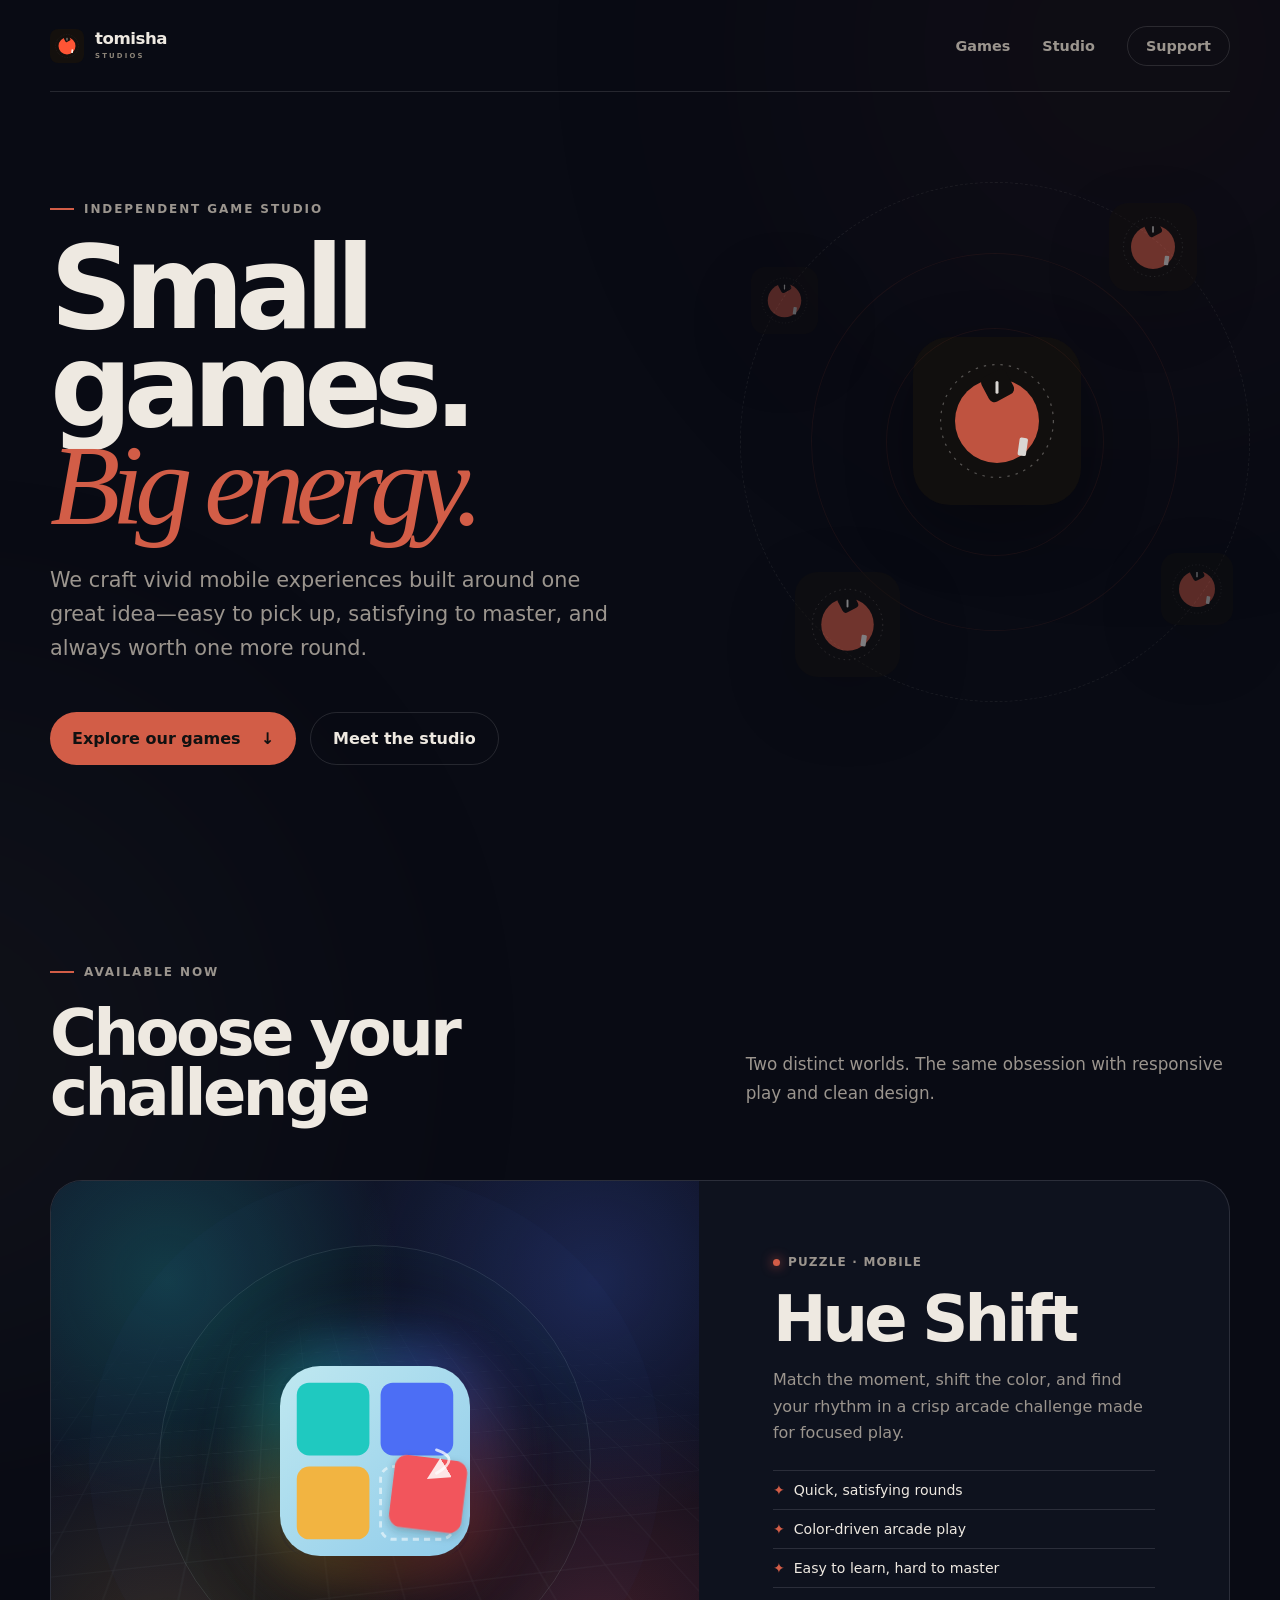
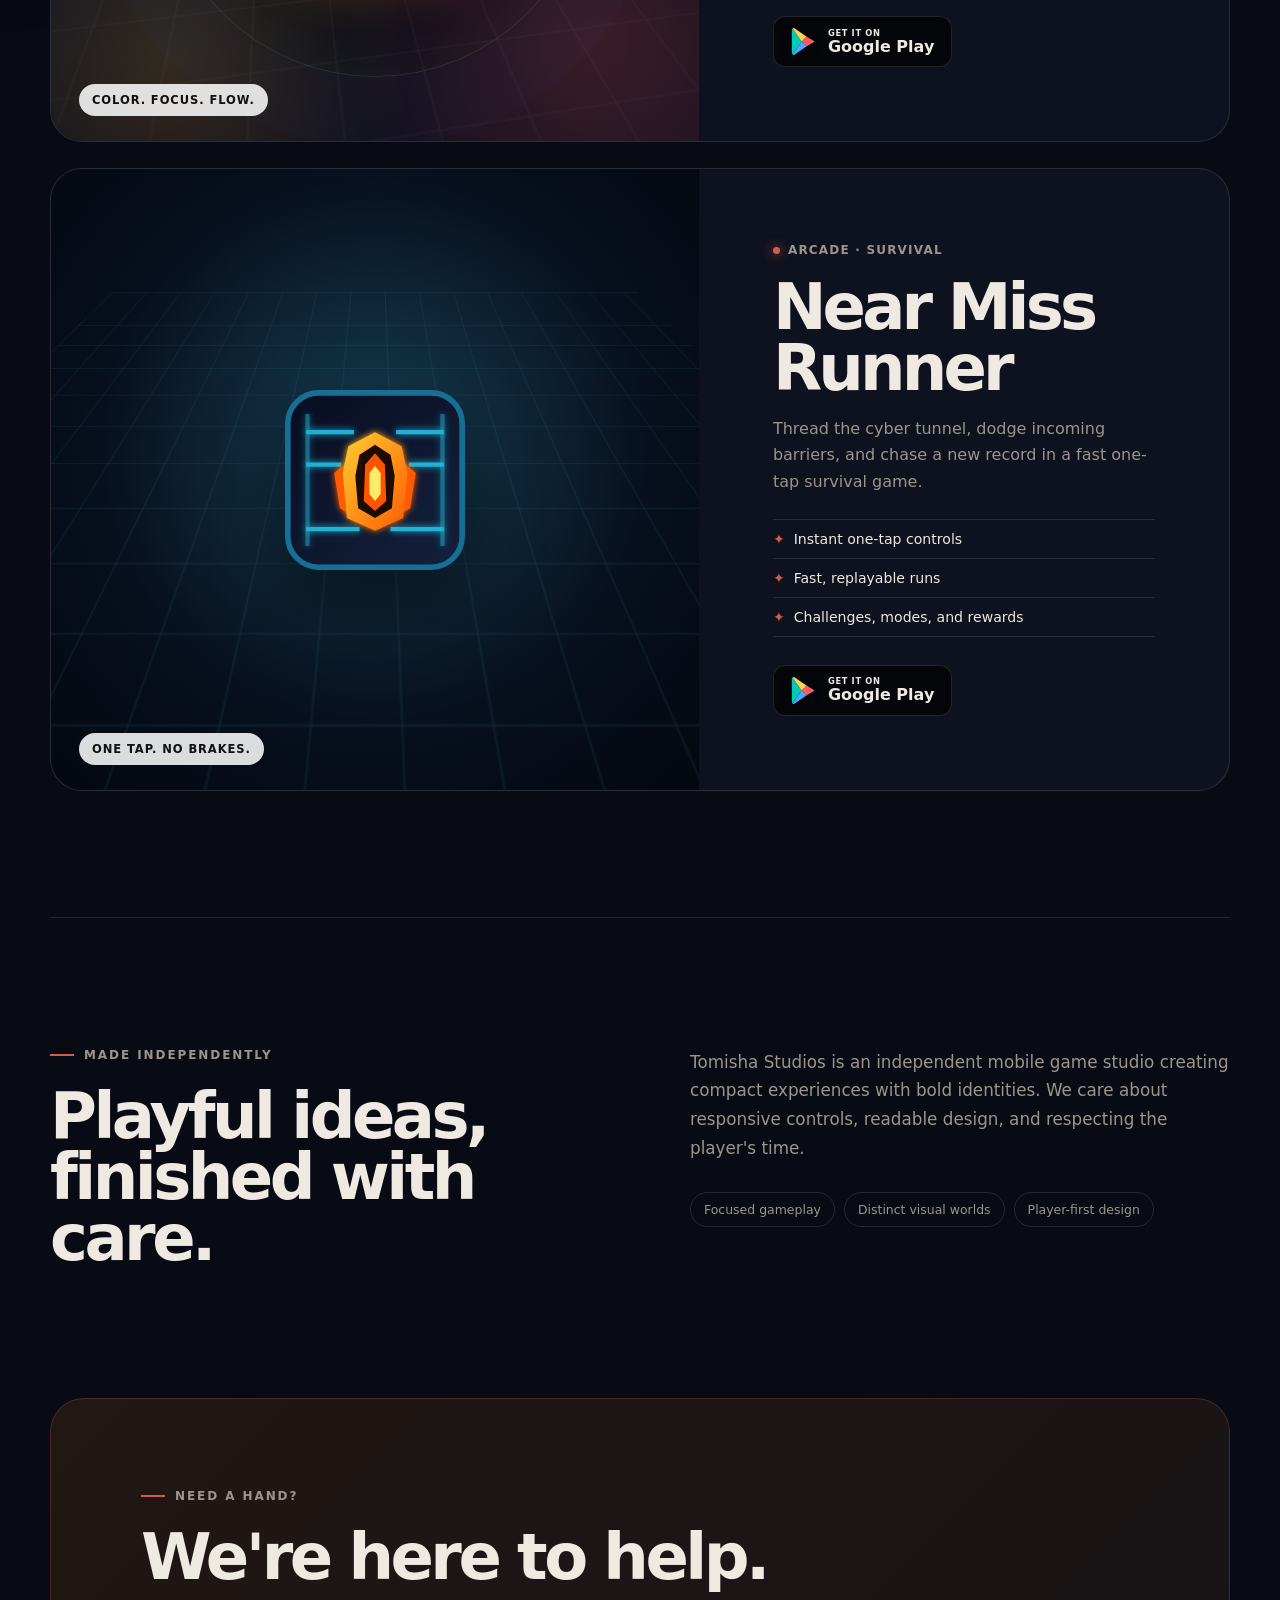
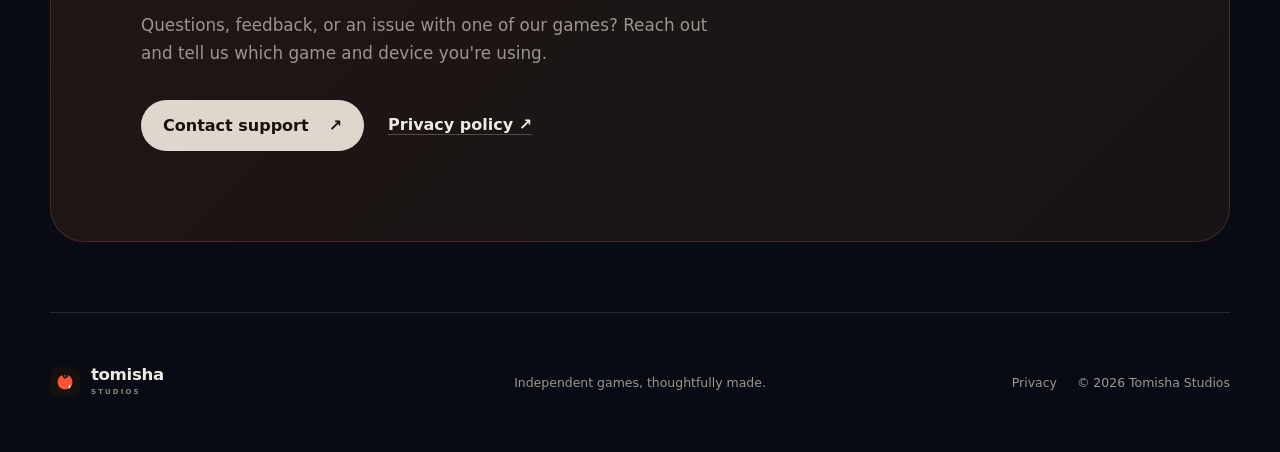
<file: index.html>
<!doctype html>
<html lang="en">
<head>
  <meta charset="utf-8">
  <meta name="viewport" content="width=device-width, initial-scale=1">
  <meta name="description" content="Tomisha Studios creates focused, colorful mobile games including Hue Shift and Near Miss Runner.">
  <meta name="theme-color" content="#090b14">
  <meta property="og:title" content="Tomisha Studios — Independent Games Developer">
  <meta property="og:description" content="Focused, colorful mobile games made independently.">
  <meta property="og:type" content="website">
  <meta property="og:url" content="https://tomishastudios.com/">
  <link rel="canonical" href="https://tomishastudios.com/">
  <title>Tomisha Studios — Independent Games Developer</title>
  <link rel="icon" href="tomisha-mark.svg" type="image/svg+xml">
  <link rel="stylesheet" href="styles.css">
  <script type="application/ld+json">
    {
      "@context": "https://schema.org",
      "@type": "Organization",
      "name": "Tomisha Studios",
      "url": "https://tomishastudios.com/",
      "email": "support@tomishastudios.com"
    }
  </script>
</head>
<body>
  <div class="aurora aurora-one" aria-hidden="true"></div>
  <div class="aurora aurora-two" aria-hidden="true"></div>

  <header class="site-header">
    <a class="brand" href="#top" aria-label="Tomisha Studios home">
      <img class="brand-logo" src="tomisha-mark.svg" alt="" width="34" height="34">
      <span><strong>tomisha</strong><small>STUDIOS</small></span>
    </a>
    <nav aria-label="Main navigation">
      <a href="#games">Games</a>
      <a href="#studio">Studio</a>
      <a class="nav-cta" href="#support">Support</a>
    </nav>
  </header>

  <main id="top">
    <section class="hero" aria-labelledby="hero-title">
      <p class="eyebrow"><span></span> Independent game studio</p>
      <h1 id="hero-title">Small games.<br><em>Big energy.</em></h1>
      <p class="hero-copy">We craft vivid mobile experiences built around one great idea—easy to pick up, satisfying to master, and always worth one more round.</p>
      <div class="hero-actions">
        <a class="button button-primary" href="#games">Explore our games <span aria-hidden="true">↓</span></a>
        <a class="button button-quiet" href="#studio">Meet the studio</a>
      </div>
      <div class="hero-art" aria-hidden="true">
        <div class="logo-cloud">
          <img class="floating-mark mark-one" src="tomisha-mark.svg" alt="">
          <img class="floating-mark mark-two" src="tomisha-mark.svg" alt="">
          <img class="floating-mark mark-three" src="tomisha-mark.svg" alt="">
          <img class="floating-mark mark-four" src="tomisha-mark.svg" alt="">
          <img class="floating-mark mark-five" src="tomisha-mark.svg" alt="">
        </div>
      </div>
    </section>

    <section class="games" id="games" aria-labelledby="games-title">
      <div class="section-heading">
        <div>
          <p class="eyebrow"><span></span> Available now</p>
          <h2 id="games-title">Choose your challenge</h2>
        </div>
        <p>Two distinct worlds. The same obsession with responsive play and clean design.</p>
      </div>

      <article class="game-card hue-card">
        <div class="game-visual hue-visual">
          <div class="hue-icon-frame">
            <span class="hue-icon-fallback" aria-hidden="true">HS</span>
            <img src="hue-shift-icon.svg" alt="Hue Shift app icon" width="180" height="180" onerror="this.hidden=true;this.parentElement.classList.add('is-fallback')">
          </div>
          <span class="visual-label">Color. Focus. Flow.</span>
        </div>
        <div class="game-content">
          <div class="game-meta"><span class="status-dot"></span> Puzzle · Mobile</div>
          <h3>Hue Shift</h3>
          <p>Match the moment, shift the color, and find your rhythm in a crisp arcade challenge made for focused play.</p>
          <ul class="feature-list" aria-label="Hue Shift features">
            <li>Quick, satisfying rounds</li>
            <li>Color-driven arcade play</li>
            <li>Easy to learn, hard to master</li>
          </ul>
          <a class="store-button" href="https://play.google.com/store/apps/details?id=com.tomishastudios.hueshift" target="_blank" rel="noopener">
            <svg class="google-play-mark" viewBox="0 0 32 36" aria-hidden="true" focusable="false">
              <path fill="#00c9b7" d="M2 1.4 13.6 18 2 34.6c-.62-.72-1-1.76-1-3.05V4.45C1 3.16 1.38 2.12 2 1.4Z"/>
              <path fill="#48a9ff" d="m2 34.6 11.6-16.6 6.55 6.05L4.4 34.95c-.92.55-1.73.35-2.4-.35Z"/>
              <path fill="#ffd34e" d="M2 1.4c.67-.7 1.48-.9 2.4-.35l15.75 10.9L13.6 18Z"/>
              <path fill="#ff5b5f" d="m20.15 11.95 8.72 5.08c1.5.88 1.5 1.06 0 1.94l-8.72 5.08L13.6 18Z"/>
            </svg>
            <span><small>GET IT ON</small>Google Play</span>
          </a>
        </div>
      </article>

      <article class="game-card runner-card">
        <div class="game-visual runner-visual">
          <img src="near-miss-icon.svg" alt="Near Miss Runner app icon" width="156" height="156">
          <span class="visual-label">One tap. No brakes.</span>
        </div>
        <div class="game-content">
          <div class="game-meta"><span class="status-dot"></span> Arcade · Survival</div>
          <h3>Near Miss Runner</h3>
          <p>Thread the cyber tunnel, dodge incoming barriers, and chase a new record in a fast one-tap survival game.</p>
          <ul class="feature-list" aria-label="Near Miss Runner features">
            <li>Instant one-tap controls</li>
            <li>Fast, replayable runs</li>
            <li>Challenges, modes, and rewards</li>
          </ul>
          <a class="store-button" href="https://play.google.com/store/apps/details?id=com.tomishastudios.nearmissrunner" target="_blank" rel="noopener">
            <svg class="google-play-mark" viewBox="0 0 32 36" aria-hidden="true" focusable="false">
              <path fill="#00c9b7" d="M2 1.4 13.6 18 2 34.6c-.62-.72-1-1.76-1-3.05V4.45C1 3.16 1.38 2.12 2 1.4Z"/>
              <path fill="#48a9ff" d="m2 34.6 11.6-16.6 6.55 6.05L4.4 34.95c-.92.55-1.73.35-2.4-.35Z"/>
              <path fill="#ffd34e" d="M2 1.4c.67-.7 1.48-.9 2.4-.35l15.75 10.9L13.6 18Z"/>
              <path fill="#ff5b5f" d="m20.15 11.95 8.72 5.08c1.5.88 1.5 1.06 0 1.94l-8.72 5.08L13.6 18Z"/>
            </svg>
            <span><small>GET IT ON</small>Google Play</span>
          </a>
        </div>
      </article>
    </section>

    <section class="studio" id="studio" aria-labelledby="studio-title">
      <div>
        <p class="eyebrow"><span></span> Made independently</p>
        <h2 id="studio-title">Playful ideas,<br>finished with care.</h2>
      </div>
      <div class="studio-copy">
        <p>Tomisha Studios is an independent mobile game studio creating compact experiences with bold identities. We care about responsive controls, readable design, and respecting the player's time.</p>
        <div class="principles">
          <span>Focused gameplay</span><span>Distinct visual worlds</span><span>Player-first design</span>
        </div>
      </div>
    </section>

    <section class="support" id="support" aria-labelledby="support-title">
      <p class="eyebrow light"><span></span> Need a hand?</p>
      <h2 id="support-title">We're here to help.</h2>
      <p>Questions, feedback, or an issue with one of our games? Reach out and tell us which game and device you're using.</p>
      <div class="support-actions">
        <a class="button button-light" href="mailto:support@tomishastudios.com">Contact support <span aria-hidden="true">↗</span></a>
        <a class="text-link" href="https://tomishastudios.com/privacy/">Privacy policy <span aria-hidden="true">↗</span></a>
      </div>
    </section>
  </main>

  <footer>
    <a class="brand footer-brand" href="#top"><img class="brand-logo" src="tomisha-mark.svg" alt="" width="30" height="30"><span><strong>tomisha</strong><small>STUDIOS</small></span></a>
    <p>Independent games, thoughtfully made.</p>
    <div><a href="https://tomishastudios.com/privacy/">Privacy</a><span>© <span id="year">2026</span> Tomisha Studios</span></div>
  </footer>

  <script>document.getElementById('year').textContent = new Date().getFullYear();</script>
</body>
</html>
</file>
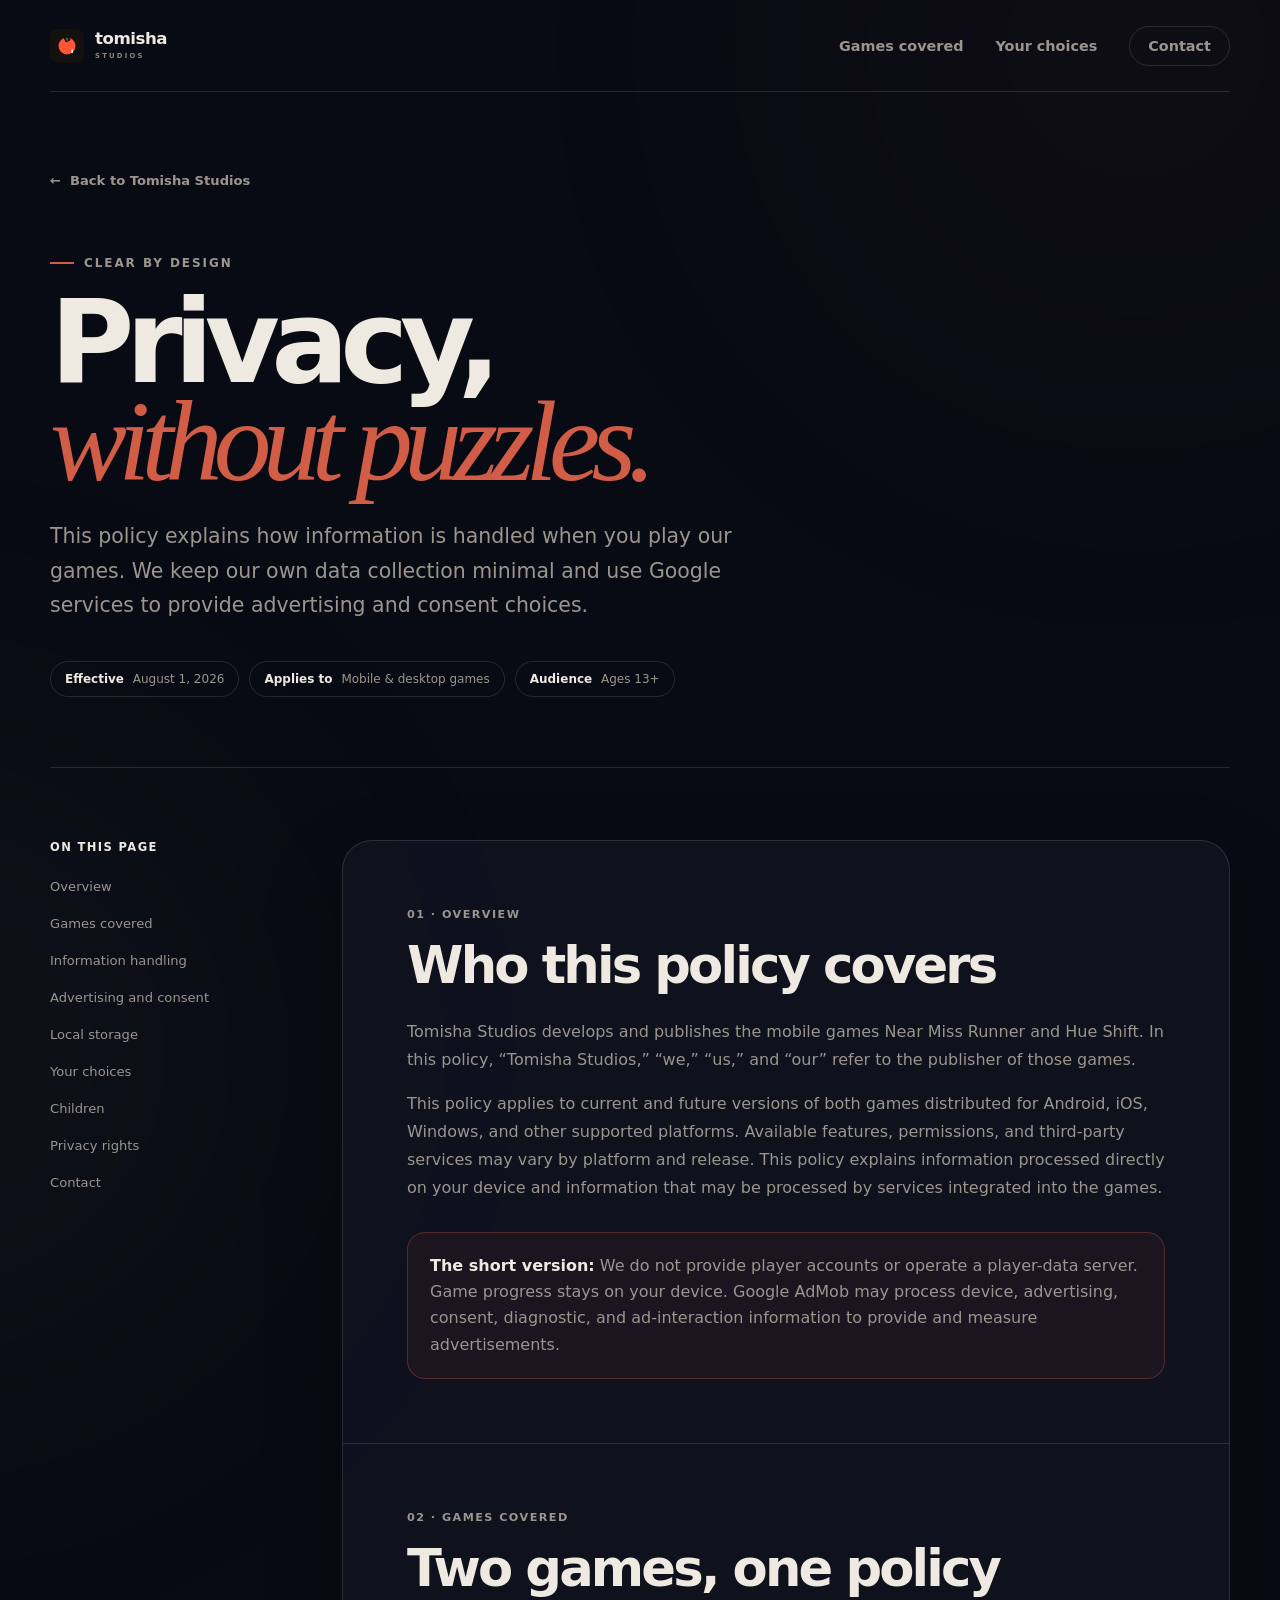
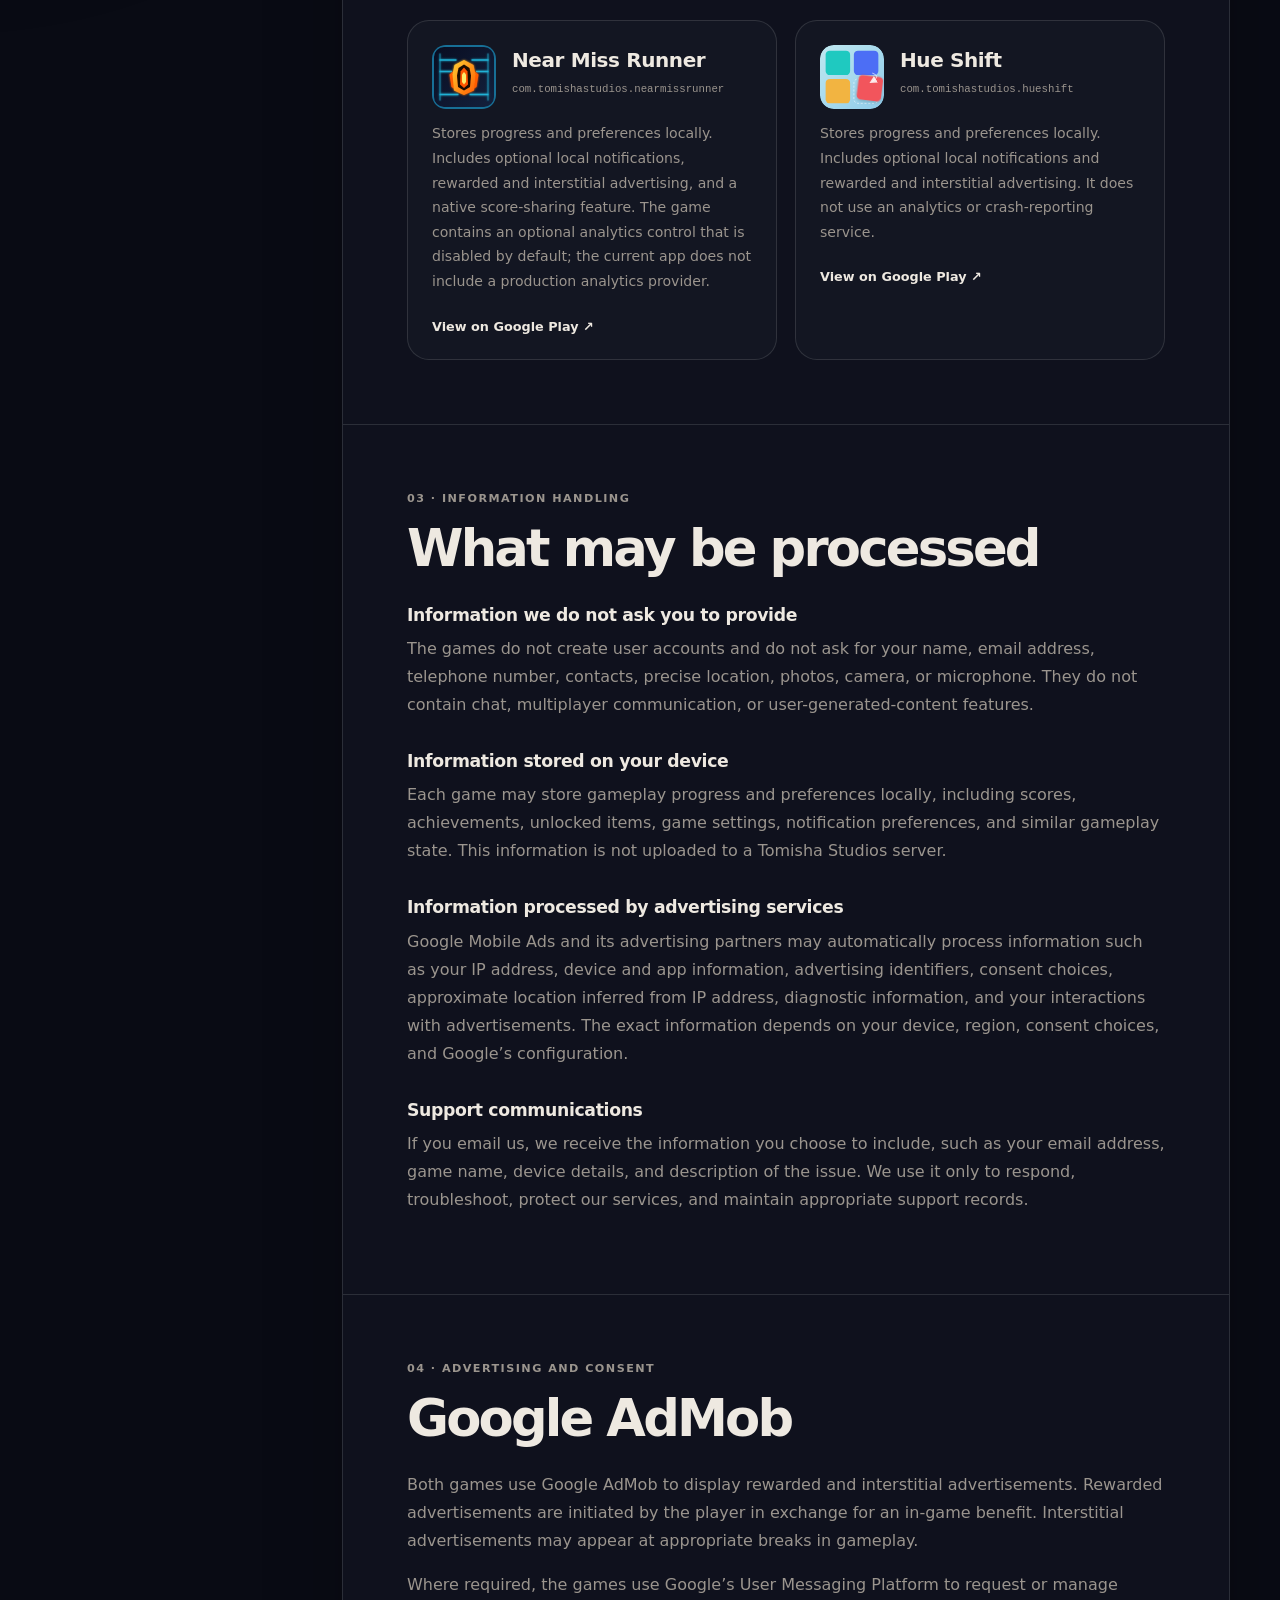
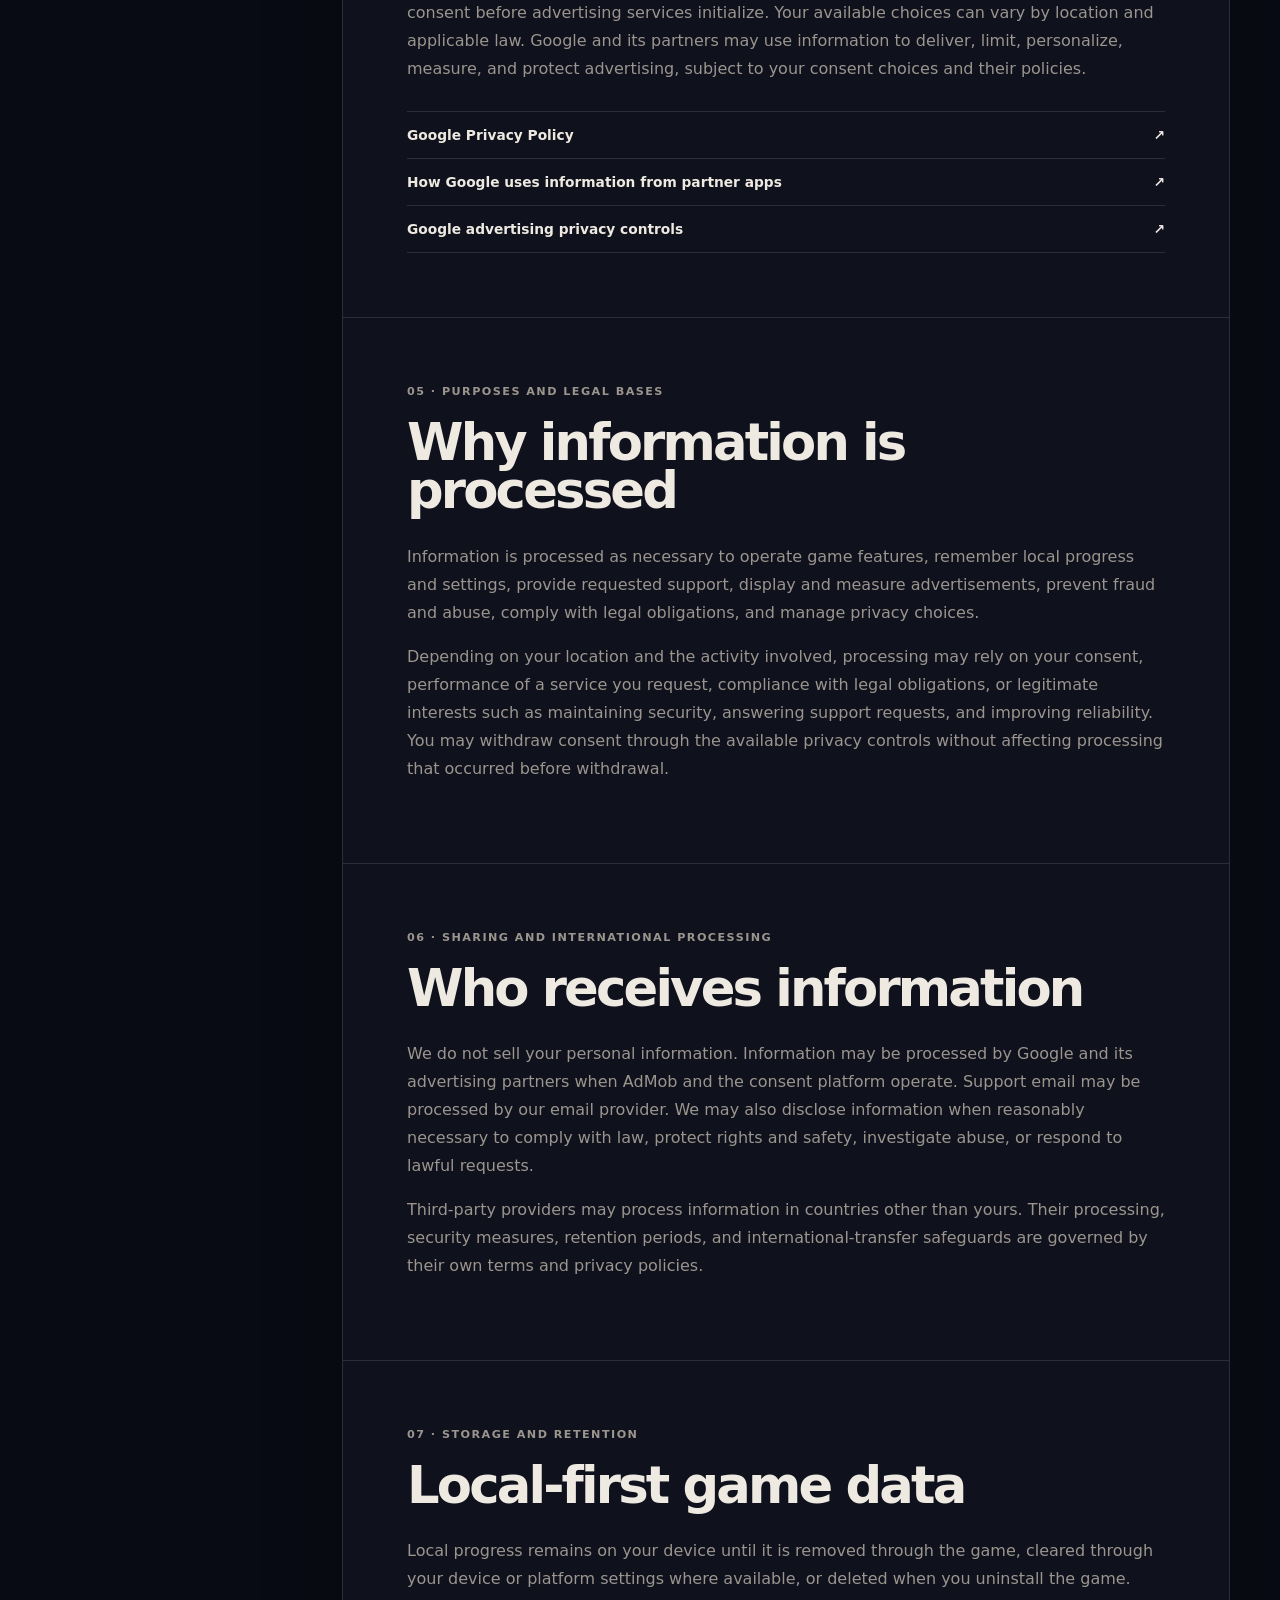
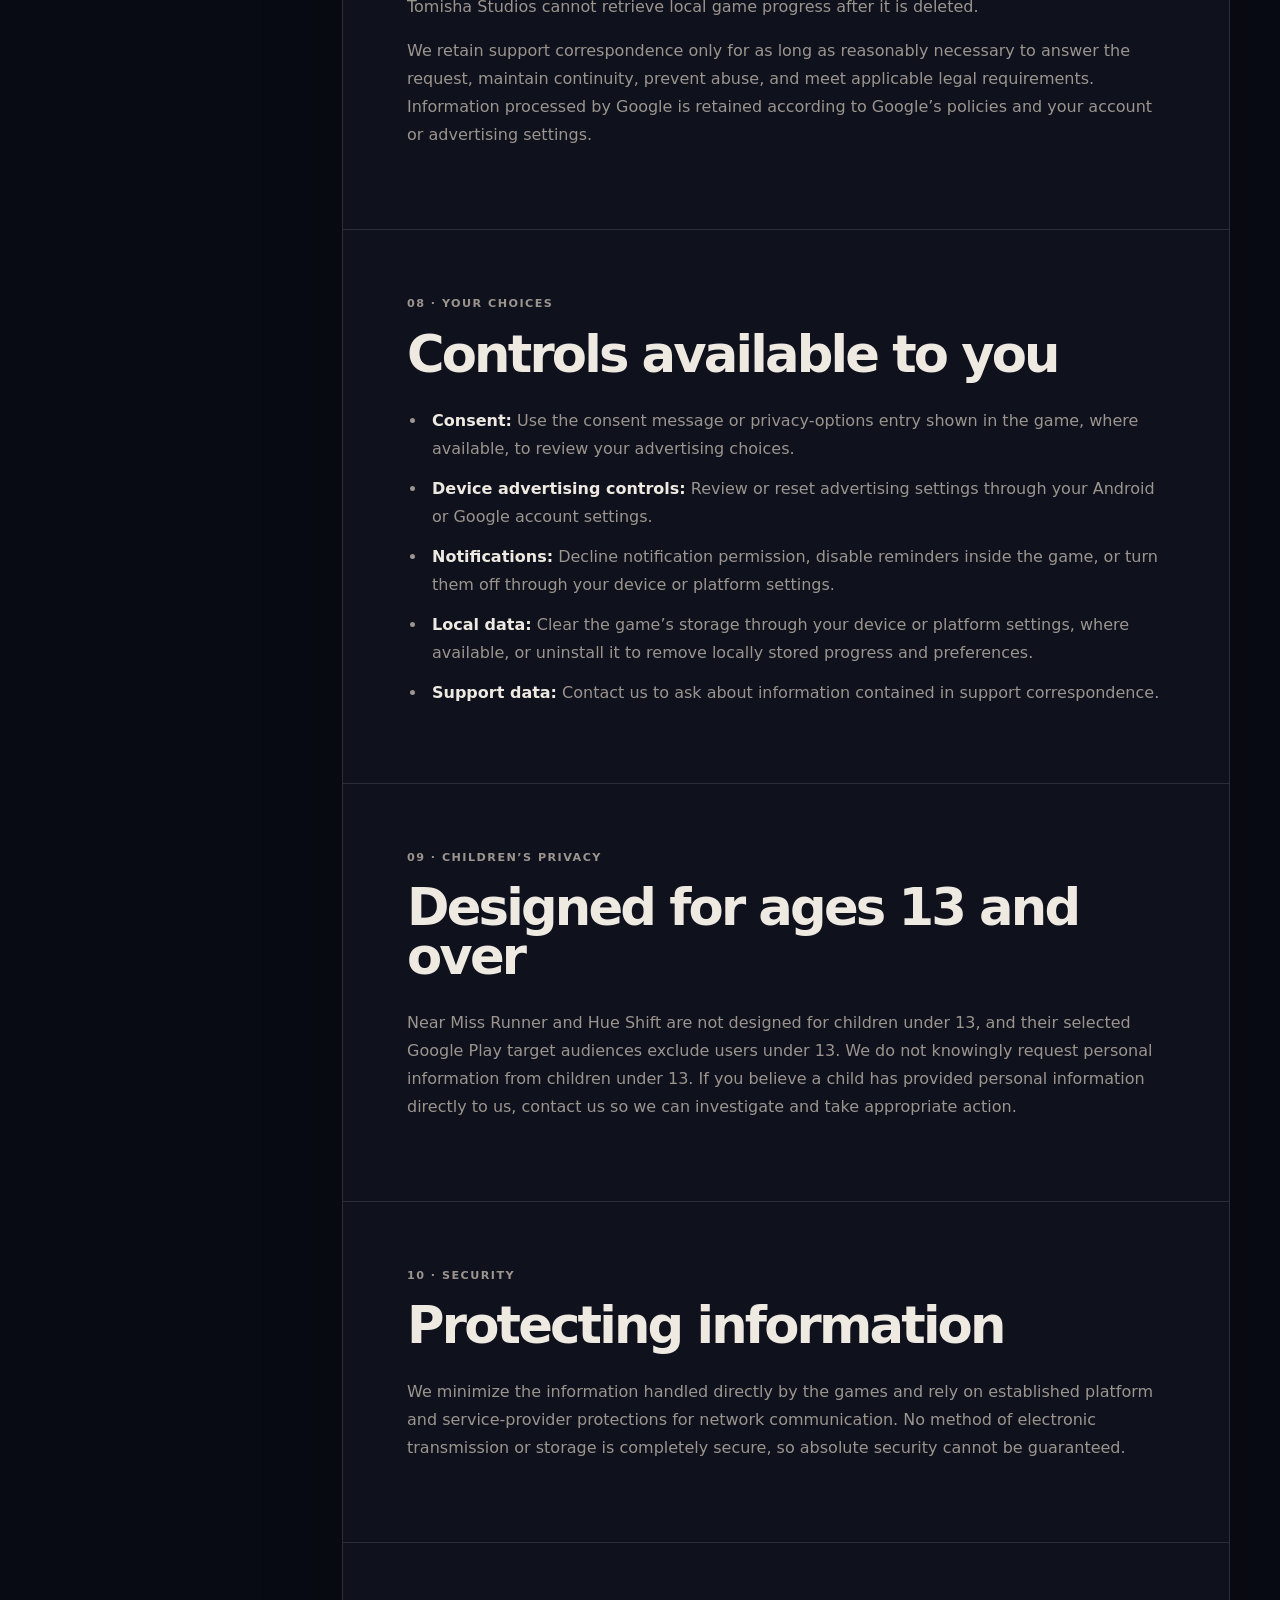
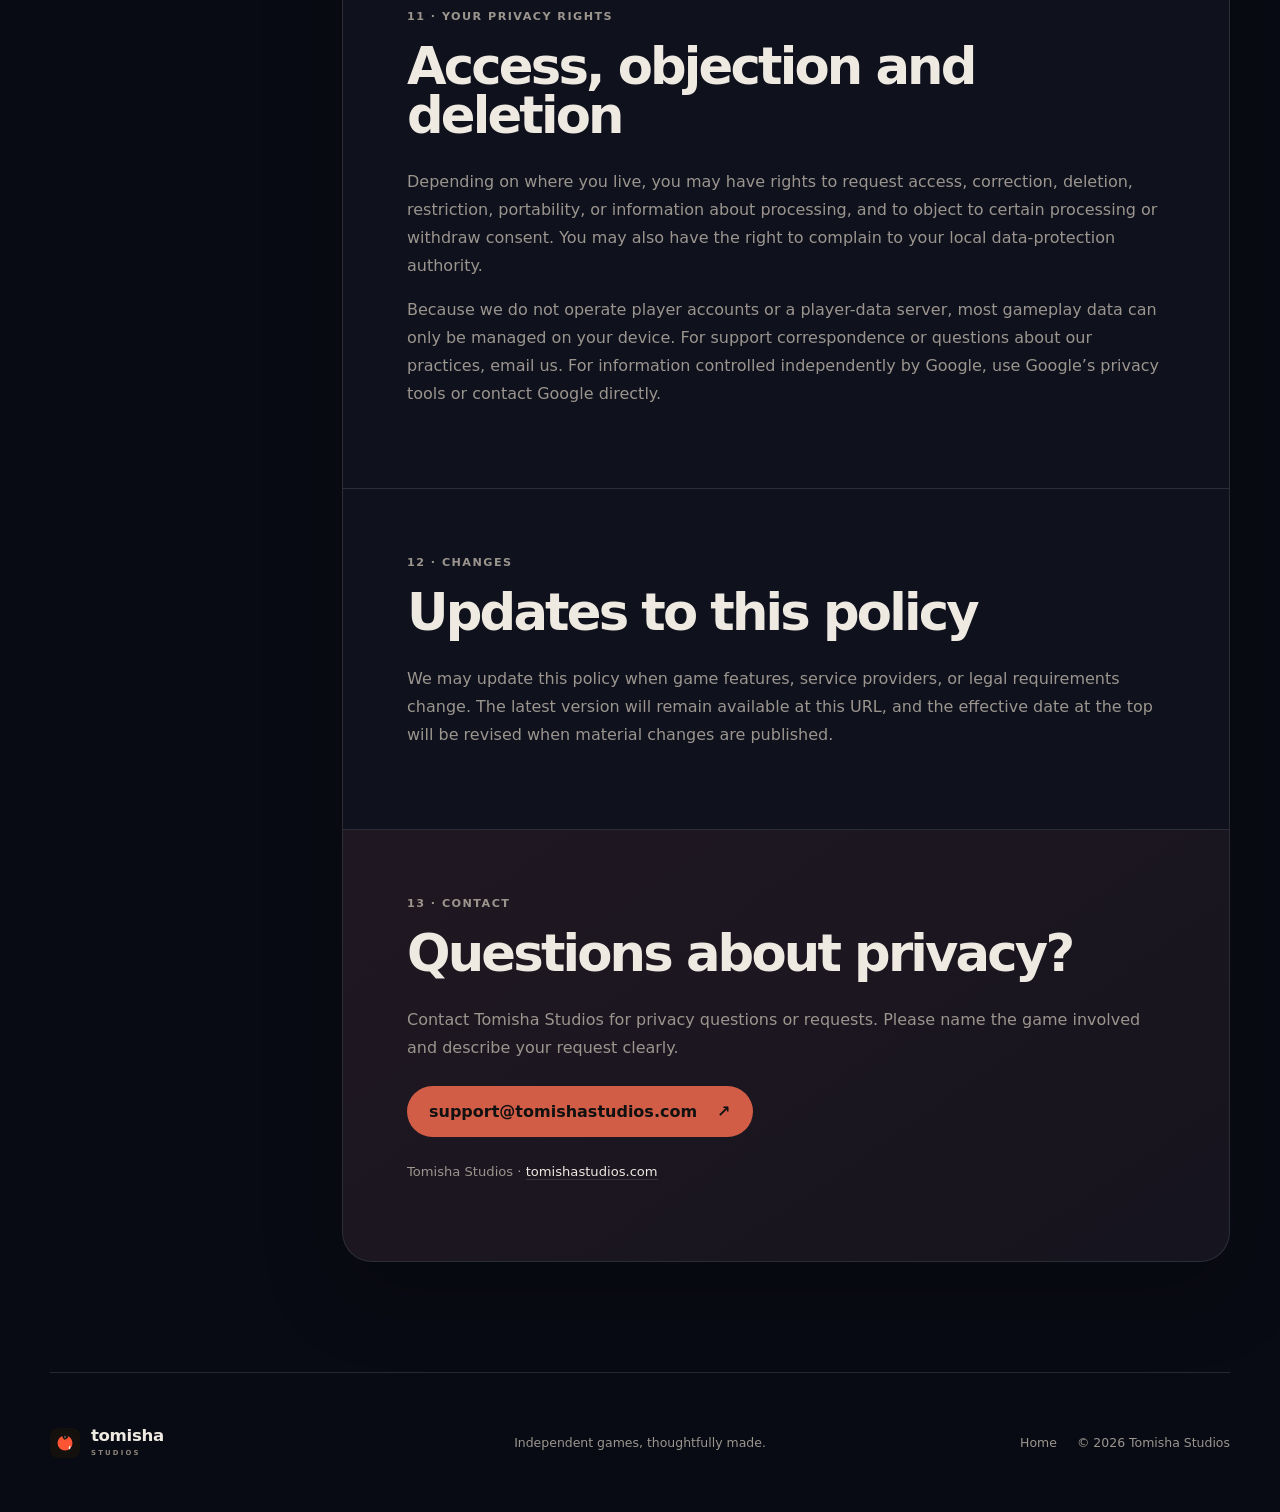
<file: privacy/index.html>
<!doctype html>
<html lang="en">
<head>
  <meta charset="utf-8">
  <meta name="viewport" content="width=device-width, initial-scale=1">
  <meta name="description" content="Privacy Policy for Near Miss Runner and Hue Shift, published by Tomisha Studios.">
  <meta name="theme-color" content="#090b14">
  <meta property="og:title" content="Privacy Policy — Tomisha Studios">
  <meta property="og:description" content="How Tomisha Studios and its service providers handle information in Near Miss Runner and Hue Shift.">
  <meta property="og:type" content="website">
  <meta property="og:url" content="https://tomishastudios.com/privacy/">
  <link rel="canonical" href="https://tomishastudios.com/privacy/">
  <title>Privacy Policy — Tomisha Studios</title>
  <link rel="icon" href="../tomisha-mark.svg" type="image/svg+xml">
  <link rel="stylesheet" href="../styles.css">
  <link rel="stylesheet" href="privacy.css">
</head>
<body class="privacy-page">
  <div class="aurora aurora-one" aria-hidden="true"></div>
  <div class="aurora aurora-two" aria-hidden="true"></div>

  <header class="site-header">
    <a class="brand" href="../" aria-label="Tomisha Studios home">
      <img class="brand-logo" src="../tomisha-mark.svg" alt="" width="34" height="34">
      <span><strong>tomisha</strong><small>STUDIOS</small></span>
    </a>
    <nav aria-label="Privacy page navigation">
      <a href="#games">Games covered</a>
      <a href="#choices">Your choices</a>
      <a class="nav-cta" href="mailto:support@tomishastudios.com">Contact</a>
    </nav>
  </header>

  <main>
    <section class="privacy-hero" aria-labelledby="privacy-title">
      <a class="back-link" href="../"><span aria-hidden="true">←</span> Back to Tomisha Studios</a>
      <p class="eyebrow"><span></span> Clear by design</p>
      <h1 id="privacy-title">Privacy,<br><em>without puzzles.</em></h1>
      <p class="privacy-intro">This policy explains how information is handled when you play our games. We keep our own data collection minimal and use Google services to provide advertising and consent choices.</p>
      <div class="policy-meta">
        <span><strong>Effective</strong> August 1, 2026</span>
        <span><strong>Applies to</strong> Mobile &amp; desktop games</span>
        <span><strong>Audience</strong> Ages 13+</span>
      </div>
    </section>

    <div class="privacy-layout">
      <aside class="policy-nav" aria-label="Policy sections">
        <p>On this page</p>
        <a href="#scope">Overview</a>
        <a href="#games">Games covered</a>
        <a href="#information">Information handling</a>
        <a href="#advertising">Advertising and consent</a>
        <a href="#storage">Local storage</a>
        <a href="#choices">Your choices</a>
        <a href="#children">Children</a>
        <a href="#rights">Privacy rights</a>
        <a href="#contact">Contact</a>
      </aside>

      <article class="policy-card">
        <section id="scope">
          <p class="section-number">01 · Overview</p>
          <h2>Who this policy covers</h2>
          <p>Tomisha Studios develops and publishes the mobile games Near Miss Runner and Hue Shift. In this policy, “Tomisha Studios,” “we,” “us,” and “our” refer to the publisher of those games.</p>
          <p>This policy applies to current and future versions of both games distributed for Android, iOS, Windows, and other supported platforms. Available features, permissions, and third-party services may vary by platform and release. This policy explains information processed directly on your device and information that may be processed by services integrated into the games.</p>
          <div class="notice"><strong>The short version:</strong> We do not provide player accounts or operate a player-data server. Game progress stays on your device. Google AdMob may process device, advertising, consent, diagnostic, and ad-interaction information to provide and measure advertisements.</div>
        </section>

        <section id="games">
          <p class="section-number">02 · Games covered</p>
          <h2>Two games, one policy</h2>
          <div class="app-grid">
            <div class="app-summary">
              <img src="../near-miss-icon.svg" alt="Near Miss Runner icon" width="64" height="64">
              <div><h3>Near Miss Runner</h3><code>com.tomishastudios.nearmissrunner</code></div>
              <p>Stores progress and preferences locally. Includes optional local notifications, rewarded and interstitial advertising, and a native score-sharing feature. The game contains an optional analytics control that is disabled by default; the current app does not include a production analytics provider.</p>
              <a href="https://play.google.com/store/apps/details?id=com.tomishastudios.nearmissrunner" target="_blank" rel="noopener">View on Google Play <span aria-hidden="true">↗</span></a>
            </div>
            <div class="app-summary">
              <img src="../hue-shift-icon.svg" alt="Hue Shift icon" width="64" height="64">
              <div><h3>Hue Shift</h3><code>com.tomishastudios.hueshift</code></div>
              <p>Stores progress and preferences locally. Includes optional local notifications and rewarded and interstitial advertising. It does not use an analytics or crash-reporting service.</p>
              <a href="https://play.google.com/store/apps/details?id=com.tomishastudios.hueshift" target="_blank" rel="noopener">View on Google Play <span aria-hidden="true">↗</span></a>
            </div>
          </div>
        </section>

        <section id="information">
          <p class="section-number">03 · Information handling</p>
          <h2>What may be processed</h2>
          <h3>Information we do not ask you to provide</h3>
          <p>The games do not create user accounts and do not ask for your name, email address, telephone number, contacts, precise location, photos, camera, or microphone. They do not contain chat, multiplayer communication, or user-generated-content features.</p>

          <h3>Information stored on your device</h3>
          <p>Each game may store gameplay progress and preferences locally, including scores, achievements, unlocked items, game settings, notification preferences, and similar gameplay state. This information is not uploaded to a Tomisha Studios server.</p>

          <h3>Information processed by advertising services</h3>
          <p>Google Mobile Ads and its advertising partners may automatically process information such as your IP address, device and app information, advertising identifiers, consent choices, approximate location inferred from IP address, diagnostic information, and your interactions with advertisements. The exact information depends on your device, region, consent choices, and Google’s configuration.</p>

          <h3>Support communications</h3>
          <p>If you email us, we receive the information you choose to include, such as your email address, game name, device details, and description of the issue. We use it only to respond, troubleshoot, protect our services, and maintain appropriate support records.</p>
        </section>

        <section id="advertising">
          <p class="section-number">04 · Advertising and consent</p>
          <h2>Google AdMob</h2>
          <p>Both games use Google AdMob to display rewarded and interstitial advertisements. Rewarded advertisements are initiated by the player in exchange for an in-game benefit. Interstitial advertisements may appear at appropriate breaks in gameplay.</p>
          <p>Where required, the games use Google’s User Messaging Platform to request or manage consent before advertising services initialize. Your available choices can vary by location and applicable law. Google and its partners may use information to deliver, limit, personalize, measure, and protect advertising, subject to your consent choices and their policies.</p>
          <div class="link-list">
            <a href="https://policies.google.com/privacy" target="_blank" rel="noopener"><span>Google Privacy Policy</span><span aria-hidden="true">↗</span></a>
            <a href="https://policies.google.com/technologies/partner-sites" target="_blank" rel="noopener"><span>How Google uses information from partner apps</span><span aria-hidden="true">↗</span></a>
            <a href="https://support.google.com/My-Ad-Center-Help/answer/12155764" target="_blank" rel="noopener"><span>Google advertising privacy controls</span><span aria-hidden="true">↗</span></a>
          </div>
        </section>

        <section id="purposes">
          <p class="section-number">05 · Purposes and legal bases</p>
          <h2>Why information is processed</h2>
          <p>Information is processed as necessary to operate game features, remember local progress and settings, provide requested support, display and measure advertisements, prevent fraud and abuse, comply with legal obligations, and manage privacy choices.</p>
          <p>Depending on your location and the activity involved, processing may rely on your consent, performance of a service you request, compliance with legal obligations, or legitimate interests such as maintaining security, answering support requests, and improving reliability. You may withdraw consent through the available privacy controls without affecting processing that occurred before withdrawal.</p>
        </section>

        <section id="sharing">
          <p class="section-number">06 · Sharing and international processing</p>
          <h2>Who receives information</h2>
          <p>We do not sell your personal information. Information may be processed by Google and its advertising partners when AdMob and the consent platform operate. Support email may be processed by our email provider. We may also disclose information when reasonably necessary to comply with law, protect rights and safety, investigate abuse, or respond to lawful requests.</p>
          <p>Third-party providers may process information in countries other than yours. Their processing, security measures, retention periods, and international-transfer safeguards are governed by their own terms and privacy policies.</p>
        </section>

        <section id="storage">
          <p class="section-number">07 · Storage and retention</p>
          <h2>Local-first game data</h2>
          <p>Local progress remains on your device until it is removed through the game, cleared through your device or platform settings where available, or deleted when you uninstall the game. Tomisha Studios cannot retrieve local game progress after it is deleted.</p>
          <p>We retain support correspondence only for as long as reasonably necessary to answer the request, maintain continuity, prevent abuse, and meet applicable legal requirements. Information processed by Google is retained according to Google’s policies and your account or advertising settings.</p>
        </section>

        <section id="choices">
          <p class="section-number">08 · Your choices</p>
          <h2>Controls available to you</h2>
          <ul>
            <li><strong>Consent:</strong> Use the consent message or privacy-options entry shown in the game, where available, to review your advertising choices.</li>
            <li><strong>Device advertising controls:</strong> Review or reset advertising settings through your Android or Google account settings.</li>
            <li><strong>Notifications:</strong> Decline notification permission, disable reminders inside the game, or turn them off through your device or platform settings.</li>
            <li><strong>Local data:</strong> Clear the game’s storage through your device or platform settings, where available, or uninstall it to remove locally stored progress and preferences.</li>
            <li><strong>Support data:</strong> Contact us to ask about information contained in support correspondence.</li>
          </ul>
        </section>

        <section id="children">
          <p class="section-number">09 · Children’s privacy</p>
          <h2>Designed for ages 13 and over</h2>
          <p>Near Miss Runner and Hue Shift are not designed for children under 13, and their selected Google Play target audiences exclude users under 13. We do not knowingly request personal information from children under 13. If you believe a child has provided personal information directly to us, contact us so we can investigate and take appropriate action.</p>
        </section>

        <section id="security">
          <p class="section-number">10 · Security</p>
          <h2>Protecting information</h2>
          <p>We minimize the information handled directly by the games and rely on established platform and service-provider protections for network communication. No method of electronic transmission or storage is completely secure, so absolute security cannot be guaranteed.</p>
        </section>

        <section id="rights">
          <p class="section-number">11 · Your privacy rights</p>
          <h2>Access, objection and deletion</h2>
          <p>Depending on where you live, you may have rights to request access, correction, deletion, restriction, portability, or information about processing, and to object to certain processing or withdraw consent. You may also have the right to complain to your local data-protection authority.</p>
          <p>Because we do not operate player accounts or a player-data server, most gameplay data can only be managed on your device. For support correspondence or questions about our practices, email us. For information controlled independently by Google, use Google’s privacy tools or contact Google directly.</p>
        </section>

        <section id="changes">
          <p class="section-number">12 · Changes</p>
          <h2>Updates to this policy</h2>
          <p>We may update this policy when game features, service providers, or legal requirements change. The latest version will remain available at this URL, and the effective date at the top will be revised when material changes are published.</p>
        </section>

        <section id="contact" class="contact-section">
          <p class="section-number">13 · Contact</p>
          <h2>Questions about privacy?</h2>
          <p>Contact Tomisha Studios for privacy questions or requests. Please name the game involved and describe your request clearly.</p>
          <a class="button button-primary" href="mailto:support@tomishastudios.com?subject=Privacy%20request">support@tomishastudios.com <span aria-hidden="true">↗</span></a>
          <p class="contact-site">Tomisha Studios · <a href="https://tomishastudios.com">tomishastudios.com</a></p>
        </section>
      </article>
    </div>
  </main>

  <footer>
    <a class="brand footer-brand" href="../"><img class="brand-logo" src="../tomisha-mark.svg" alt="" width="30" height="30"><span><strong>tomisha</strong><small>STUDIOS</small></span></a>
    <p>Independent games, thoughtfully made.</p>
    <div><a href="../">Home</a><span>© <span id="year">2026</span> Tomisha Studios</span></div>
  </footer>

  <script>document.getElementById('year').textContent = new Date().getFullYear();</script>
</body>
</html>
</file>
<file: styles.css>
:root {
  --ink: #eee9e1;
  --muted: #9b958e;
  --night: #090b14;
  --panel: #111421;
  --lime: #d25d47;
  --violet: #71362d;
  --coral: #ded7cd;
  --blue: #77716a;
  --line: rgba(255,255,255,.12);
  --max: 1180px;
}

* { box-sizing: border-box; }
html {
  max-width: 100%;
  overflow-x: hidden;
  overflow-x: clip;
  scroll-behavior: smooth;
}
body {
  width: 100%;
  max-width: 100%;
  margin: 0;
  color: var(--ink);
  background: var(--night);
  font-family: Inter, ui-sans-serif, system-ui, -apple-system, BlinkMacSystemFont, "Segoe UI", sans-serif;
  overflow-x: hidden;
  overflow-x: clip;
}
body::before { content: ""; position: fixed; z-index: -2; inset: 0; opacity: .22; pointer-events: none; background-image: radial-gradient(rgba(238,233,225,.16) .7px, transparent .7px); background-size: 34px 34px; }
a { color: inherit; text-decoration: none; }
.aurora { position: fixed; z-index: -1; width: 42rem; height: 42rem; border-radius: 50%; filter: blur(150px); opacity: .065; pointer-events: none; }
.aurora-one { top: -18rem; right: -12rem; background: var(--violet); }
.aurora-two { top: 45rem; left: -25rem; background: var(--blue); }

.site-header, main, footer { width: min(calc(100% - 40px), var(--max)); margin-inline: auto; }
.site-header { height: 92px; display: flex; align-items: center; justify-content: space-between; border-bottom: 1px solid var(--line); }
.brand { display: inline-flex; gap: 11px; align-items: center; letter-spacing: -.03em; }
.brand-logo { display: block; border-radius: 8px; }
.brand > span { display: flex; flex-direction: column; line-height: .9; }
.brand strong { color: var(--ink); font-size: 1.04rem; font-weight: 800; }
.brand small { margin-top: 6px; color: #8c8478; font-size: .43rem; font-weight: 700; letter-spacing: .32em; }
nav { display: flex; align-items: center; gap: 32px; color: var(--muted); font-size: .9rem; font-weight: 650; }
nav a:hover { color: var(--ink); }
.nav-cta { padding: 11px 18px; border: 1px solid var(--line); border-radius: 999px; }

.hero { position: relative; min-height: 700px; padding: 110px 0 100px; display: flex; flex-direction: column; align-items: flex-start; justify-content: center; }
.eyebrow { margin: 0 0 24px; display: flex; align-items: center; gap: 10px; color: var(--muted); font-size: .75rem; font-weight: 800; letter-spacing: .16em; text-transform: uppercase; }
.eyebrow span { width: 24px; height: 2px; background: var(--lime); }
h1, h2, h3, p { margin-top: 0; }
h1 { max-width: 760px; margin-bottom: 28px; font-size: clamp(4rem, 9vw, 8rem); line-height: .85; letter-spacing: -.075em; }
h1 em { color: var(--lime); font-family: Georgia, serif; font-weight: 400; }
.hero-copy { max-width: 590px; color: var(--muted); font-size: clamp(1.05rem, 2vw, 1.3rem); line-height: 1.65; }
.hero-actions { display: flex; gap: 14px; margin-top: 25px; }
.button { display: inline-flex; align-items: center; justify-content: center; gap: 20px; padding: 16px 22px; border-radius: 999px; font-weight: 800; transition: transform .2s, background .2s; }
.button:hover { transform: translateY(-2px); }
.button-primary { color: #111; background: var(--lime); }
.button-quiet { border: 1px solid var(--line); }
.hero-art { position: absolute; z-index: -1; right: -20px; top: 90px; width: 510px; height: 520px; overflow: visible; }
.logo-cloud { position: absolute; inset: 0; border: 1px dashed rgba(238,233,225,.07); border-radius: 50%; }
.logo-cloud::before, .logo-cloud::after { content: ""; position: absolute; border: 1px solid rgba(210,93,71,.08); border-radius: 50%; }
.logo-cloud::before { inset: 70px; }
.logo-cloud::after { inset: 145px; }
.floating-mark { position: absolute; display: block; border-radius: 22%; opacity: .68; filter: saturate(.72) drop-shadow(0 22px 36px rgba(0,0,0,.35)); will-change: transform; }
.mark-one { top: 154px; left: 172px; width: 168px; opacity: .88; }
.mark-two { top: 20px; right: 52px; width: 88px; opacity: .48; }
.mark-three { bottom: 24px; left: 54px; width: 105px; opacity: .5; }
.mark-four { top: 84px; left: 10px; width: 67px; opacity: .36; }
.mark-five { right: 16px; bottom: 76px; width: 72px; opacity: .4; }

.games { padding: 100px 0; }
.section-heading { display: grid; grid-template-columns: 1fr .75fr; align-items: end; gap: 50px; margin-bottom: 56px; }
h2 { margin-bottom: 0; font-size: clamp(2.7rem, 5vw, 5rem); line-height: .95; letter-spacing: -.055em; }
.section-heading > p, .studio-copy > p { color: var(--muted); font-size: 1.05rem; line-height: 1.7; }
.game-card { min-width: 0; min-height: 540px; margin-bottom: 26px; display: grid; grid-template-columns: 1.1fr .9fr; overflow: hidden; border: 1px solid var(--line); border-radius: 32px; background: rgba(17,20,33,.82); }
.game-card:nth-of-type(3) { grid-template-columns: .9fr 1.1fr; }
.game-card:nth-of-type(3) .game-visual { order: 2; }
.game-visual { position: relative; min-width: 0; min-height: 420px; display: grid; place-items: center; overflow: hidden; }
.hue-visual {
  isolation: isolate;
  background:
    radial-gradient(circle at 18% 18%, rgba(31,201,192,.22), transparent 33%),
    radial-gradient(circle at 84% 18%, rgba(76,110,245,.24), transparent 34%),
    radial-gradient(circle at 18% 86%, rgba(242,180,65,.17), transparent 34%),
    radial-gradient(circle at 84% 82%, rgba(242,84,91,.2), transparent 35%),
    linear-gradient(145deg, #101629, #0b0d19 62%, #12101e);
}
.hue-visual::before {
  content: "";
  position: absolute;
  z-index: -1;
  inset: -22%;
  opacity: .24;
  background-image:
    linear-gradient(rgba(191,232,240,.18) 1px, transparent 1px),
    linear-gradient(90deg, rgba(191,232,240,.18) 1px, transparent 1px);
  background-size: 46px 46px;
  transform: perspective(520px) rotateX(57deg) rotateZ(-9deg) scale(1.15);
  -webkit-mask-image: radial-gradient(circle, #000 18%, transparent 70%);
  mask-image: radial-gradient(circle, #000 18%, transparent 70%);
}
.hue-visual::after {
  content: "";
  position: absolute;
  z-index: -1;
  width: 430px;
  height: 430px;
  border: 1px solid rgba(191,232,240,.12);
  border-radius: 50%;
  box-shadow: 0 0 0 70px rgba(76,110,245,.025), inset 0 0 80px rgba(31,201,192,.045);
}
.hue-icon-frame { position: relative; z-index: 1; width: min(44%, 190px); aspect-ratio: 1; display: grid; place-items: center; }
.hue-icon-frame::before { content: ""; position: absolute; inset: -26px; z-index: -1; border-radius: 38%; opacity: .46; background: conic-gradient(from 35deg, #4c6ef5, #f2545b, #f2b441, #1fc9c0, #4c6ef5); filter: blur(28px); }
.hue-icon-frame img { position: absolute; inset: 0; width: 100%; height: 100%; object-fit: contain; border-radius: 28px; filter: drop-shadow(0 28px 38px rgba(0,0,0,.48)); }
.hue-icon-fallback { display: none; width: 100%; aspect-ratio: 1; place-items: center; border: 1px solid rgba(238,233,225,.16); border-radius: 28px; color: var(--muted); background: #181522; font-size: 2.7rem; font-weight: 800; letter-spacing: -.08em; }
.hue-icon-frame.is-fallback .hue-icon-fallback { display: grid; }
.runner-visual { background: radial-gradient(circle at 50% 45%, #173f55, #07101e 58%, #04070e); }
.runner-visual::before { content: ""; position: absolute; inset: 0; opacity: .2; background-image: linear-gradient(rgba(82,199,255,.35) 1px, transparent 1px), linear-gradient(90deg, rgba(82,199,255,.35) 1px, transparent 1px); background-size: 42px 42px; transform: perspective(400px) rotateX(42deg) scale(1.4); }
.runner-visual img { position: relative; z-index: 1; width: min(42%, 180px); height: auto; border-radius: 26px; filter: drop-shadow(0 28px 35px rgba(0,0,0,.5)); }
.visual-label { position: absolute; z-index: 2; bottom: 25px; left: 28px; padding: 9px 13px; border-radius: 999px; color: #111; background: rgba(255,255,255,.86); font-size: .72rem; font-weight: 850; letter-spacing: .08em; text-transform: uppercase; backdrop-filter: blur(10px); }
.game-content { min-width: 0; padding: clamp(35px, 6vw, 74px); display: flex; flex-direction: column; align-items: flex-start; justify-content: center; }
.game-meta { display: flex; align-items: center; gap: 8px; margin-bottom: 20px; color: var(--muted); font-size: .75rem; font-weight: 800; letter-spacing: .1em; text-transform: uppercase; }
.status-dot { width: 7px; height: 7px; border-radius: 50%; background: var(--lime); box-shadow: 0 0 12px var(--lime); }
h3 { margin-bottom: 18px; font-size: clamp(2.6rem, 5vw, 4.8rem); line-height: .94; letter-spacing: -.06em; }
.game-content > p { color: var(--muted); line-height: 1.65; }
.feature-list { width: 100%; margin: 8px 0 28px; padding: 0; list-style: none; border-top: 1px solid var(--line); }
.feature-list li { padding: 11px 0; border-bottom: 1px solid var(--line); font-size: .88rem; }
.feature-list li::before { content: "✦"; margin-right: 9px; color: var(--lime); }
.store-button { display: inline-flex; align-items: center; gap: 12px; padding: 10px 17px; border: 1px solid var(--line); border-radius: 12px; background: #050609; font-weight: 650; line-height: 1.1; transition: transform .2s, border-color .2s; }
.store-button:hover { transform: translateY(-2px); border-color: rgba(255,255,255,.35); }
.store-button small { display: block; font-size: .52rem; letter-spacing: .08em; }
.google-play-mark { display: block; width: 25px; height: 29px; flex: 0 0 auto; filter: drop-shadow(0 2px 5px rgba(0,0,0,.28)); }

.studio { padding: 130px 0; display: grid; grid-template-columns: 1fr 1fr; gap: 100px; border-top: 1px solid var(--line); }
.principles { display: flex; flex-wrap: wrap; gap: 9px; margin-top: 30px; }
.principles span { padding: 9px 13px; border: 1px solid var(--line); border-radius: 999px; color: var(--muted); font-size: .78rem; }
.support { margin-bottom: 70px; padding: clamp(40px, 8vw, 90px); border: 1px solid rgba(210,93,71,.25); border-radius: 34px; color: var(--ink); background: linear-gradient(135deg, #211714, #171316); }
.support .eyebrow { color: var(--muted); }.support .eyebrow span { background: var(--lime); }
.support h2 { max-width: 700px; }
.support > p:not(.eyebrow) { max-width: 590px; margin: 24px 0 32px; color: var(--muted); font-size: 1.05rem; line-height: 1.65; }
.support-actions { display: flex; align-items: center; gap: 24px; }
.button-light { background: var(--coral); color: #171210; }
.text-link { font-weight: 800; border-bottom: 1px solid rgba(238,233,225,.25); }
footer { min-height: 140px; display: grid; grid-template-columns: 1fr auto 1fr; align-items: center; gap: 30px; border-top: 1px solid var(--line); color: var(--muted); font-size: .78rem; }
footer > p { margin: 0; text-align: center; }
footer > div { display: flex; justify-content: flex-end; gap: 20px; }
.footer-brand { color: var(--ink); }
.footer-brand .brand-logo { width: 30px; height: 30px; }

@media (max-width: 840px) {
  nav a:not(.nav-cta) { display: none; }
  .hero { min-height: 650px; padding-top: 70px; }
  .hero-art { opacity: .38; right: -190px; }
  .section-heading, .studio { grid-template-columns: 1fr; gap: 28px; }
  .game-card, .game-card:nth-of-type(3) { grid-template-columns: 1fr; }
  .game-card:nth-of-type(3) .game-visual { order: 0; }
  .studio { padding: 90px 0; }
  footer { grid-template-columns: 1fr; padding: 40px 0; text-align: center; }
  footer > div { justify-content: center; }
  .footer-brand { justify-content: center; }
}

@media (max-width: 520px) {
  .site-header, main, footer { width: min(calc(100% - 24px), var(--max)); }
  .site-header { height: 76px; }.brand { font-size: .9rem; }.nav-cta { padding: 9px 13px; }
  h1 { font-size: 4rem; }.hero-copy { font-size: 1rem; }.hero-actions { align-items: stretch; flex-direction: column; }
  .game-card { border-radius: 24px; }.game-visual { min-height: 340px; }.game-content { padding: 34px 24px; }
  .support { border-radius: 24px; }.support-actions { align-items: flex-start; flex-direction: column; }
  footer > div { flex-direction: column; gap: 8px; }
}

@media (prefers-reduced-motion: no-preference) {
  .aurora-one { animation: drift-one 18s ease-in-out infinite alternate; }
  .aurora-two { animation: drift-two 22s ease-in-out infinite alternate; }
  .logo-cloud { animation: cloud-turn 60s linear infinite; }
  .floating-mark { animation: mark-drift-a 8s ease-in-out infinite alternate; }
  .mark-two { animation-name: mark-drift-b; animation-duration: 10s; animation-delay: -3s; }
  .mark-three { animation-name: mark-drift-c; animation-duration: 12s; animation-delay: -7s; }
  .mark-four { animation-name: mark-drift-b; animation-duration: 9s; animation-delay: -5s; }
  .mark-five { animation-name: mark-drift-c; animation-duration: 11s; animation-delay: -2s; }
  .hue-icon-frame::before { animation: hue-aura 9s ease-in-out infinite alternate; }
  @keyframes drift-one { to { transform: translate(-12vw, 18vh) scale(1.12); } }
  @keyframes drift-two { to { transform: translate(18vw, -12vh) scale(.9); } }
  @keyframes cloud-turn { to { transform: rotate(360deg); } }
  @keyframes mark-drift-a { to { transform: translate(17px,-14px) rotate(7deg); } }
  @keyframes mark-drift-b { to { transform: translate(-13px,18px) rotate(-9deg); } }
  @keyframes mark-drift-c { to { transform: translate(15px,12px) rotate(5deg) scale(1.05); } }
  @keyframes hue-aura { to { opacity: .62; transform: rotate(18deg) scale(1.08); } }
}
</file>
<file: privacy/privacy.css>
.privacy-page main { width: min(calc(100% - 40px), var(--max)); min-width: 0; margin-inline: auto; }

.privacy-hero { padding: 78px 0 70px; border-bottom: 1px solid var(--line); }
.back-link { display: inline-flex; align-items: center; gap: 9px; margin-bottom: 68px; color: var(--muted); font-size: .82rem; font-weight: 750; }
.back-link:hover { color: var(--ink); }
.privacy-hero h1 { max-width: 900px; }
.privacy-intro { max-width: 760px; margin-bottom: 38px; color: var(--muted); font-size: clamp(1.05rem, 2vw, 1.28rem); line-height: 1.7; }
.policy-meta { display: flex; flex-wrap: wrap; gap: 10px; }
.policy-meta span { padding: 10px 14px; border: 1px solid var(--line); border-radius: 999px; color: var(--muted); font-size: .75rem; }
.policy-meta strong { margin-right: 5px; color: var(--ink); }

.privacy-layout { display: grid; grid-template-columns: 220px minmax(0, 1fr); align-items: start; gap: 72px; padding: 72px 0 110px; }
.policy-nav { position: sticky; top: 28px; display: flex; flex-direction: column; gap: 5px; }
.policy-nav p { margin: 0 0 12px; color: var(--ink); font-size: .72rem; font-weight: 850; letter-spacing: .12em; text-transform: uppercase; }
.policy-nav a { padding: 8px 0; color: var(--muted); font-size: .82rem; border-bottom: 1px solid transparent; }
.policy-nav a:hover { color: var(--ink); border-color: var(--line); }

.policy-card { min-width: 0; overflow: hidden; border: 1px solid var(--line); border-radius: 30px; background: rgba(17,20,33,.78); box-shadow: 0 30px 80px rgba(0,0,0,.22); }
.policy-card section { padding: clamp(34px, 6vw, 64px); border-bottom: 1px solid var(--line); scroll-margin-top: 24px; }
.policy-card section:last-child { border-bottom: 0; }
.section-number { margin-bottom: 16px; color: var(--lime); font-size: .7rem; font-weight: 850; letter-spacing: .13em; text-transform: uppercase; }
.policy-card h2 { margin-bottom: 28px; font-size: clamp(2rem, 4vw, 3.45rem); }
.policy-card h3 { margin: 34px 0 12px; font-size: 1.08rem; letter-spacing: -.02em; }
.policy-card p, .policy-card li { color: var(--muted); line-height: 1.75; }
.policy-card p { max-width: 780px; }
.policy-card ul { margin: 0; padding-left: 1.25rem; }
.policy-card li { margin-bottom: 12px; padding-left: 5px; }
.policy-card strong { color: var(--ink); }
.notice { margin-top: 30px; padding: 20px 22px; border: 1px solid rgba(210,93,71,.3); border-radius: 18px; color: var(--muted); background: rgba(210,93,71,.07); line-height: 1.65; }

.app-grid { display: grid; grid-template-columns: 1fr 1fr; gap: 18px; }
.app-summary { padding: 24px; border: 1px solid var(--line); border-radius: 22px; background: rgba(255,255,255,.025); }
.app-summary > div { min-width: 0; }
.app-summary img { float: left; margin: 0 16px 12px 0; border-radius: 14px; }
.app-summary h3 { margin: 6px 0 7px; color: var(--ink); font-size: 1.25rem; }
.app-summary code { color: var(--muted); font-size: .67rem; overflow-wrap: anywhere; }
.app-summary p { clear: both; margin: 22px 0; font-size: .88rem; }
.app-summary a { color: var(--ink); font-size: .8rem; font-weight: 800; }

.link-list { margin-top: 28px; border-top: 1px solid var(--line); }
.link-list a { display: flex; justify-content: space-between; gap: 20px; padding: 15px 0; border-bottom: 1px solid var(--line); color: var(--ink); font-size: .86rem; font-weight: 720; }
.link-list a:hover { color: var(--lime); }

.contact-section { background: linear-gradient(145deg, rgba(210,93,71,.09), rgba(113,54,45,.08)); }
.contact-section .button { margin: 8px 0 24px; }
.contact-site { font-size: .82rem; }
.contact-site a { color: var(--ink); border-bottom: 1px solid var(--line); }

@media (max-width: 840px) {
  .privacy-layout { grid-template-columns: 1fr; gap: 28px; padding-top: 40px; }
  .policy-nav { position: static; display: none; }
  .app-grid { grid-template-columns: 1fr; }
}

@media (max-width: 520px) {
  .privacy-page main { width: min(calc(100% - 24px), var(--max)); }
  .privacy-hero { padding-top: 46px; }
  .back-link { margin-bottom: 50px; }
  .policy-card { border-radius: 22px; }
  .policy-card section { padding: 30px 22px; }
  .policy-meta { align-items: flex-start; flex-direction: column; }
  .contact-section .button { width: 100%; padding-inline: 12px; font-size: .86rem; }
}
</file>
